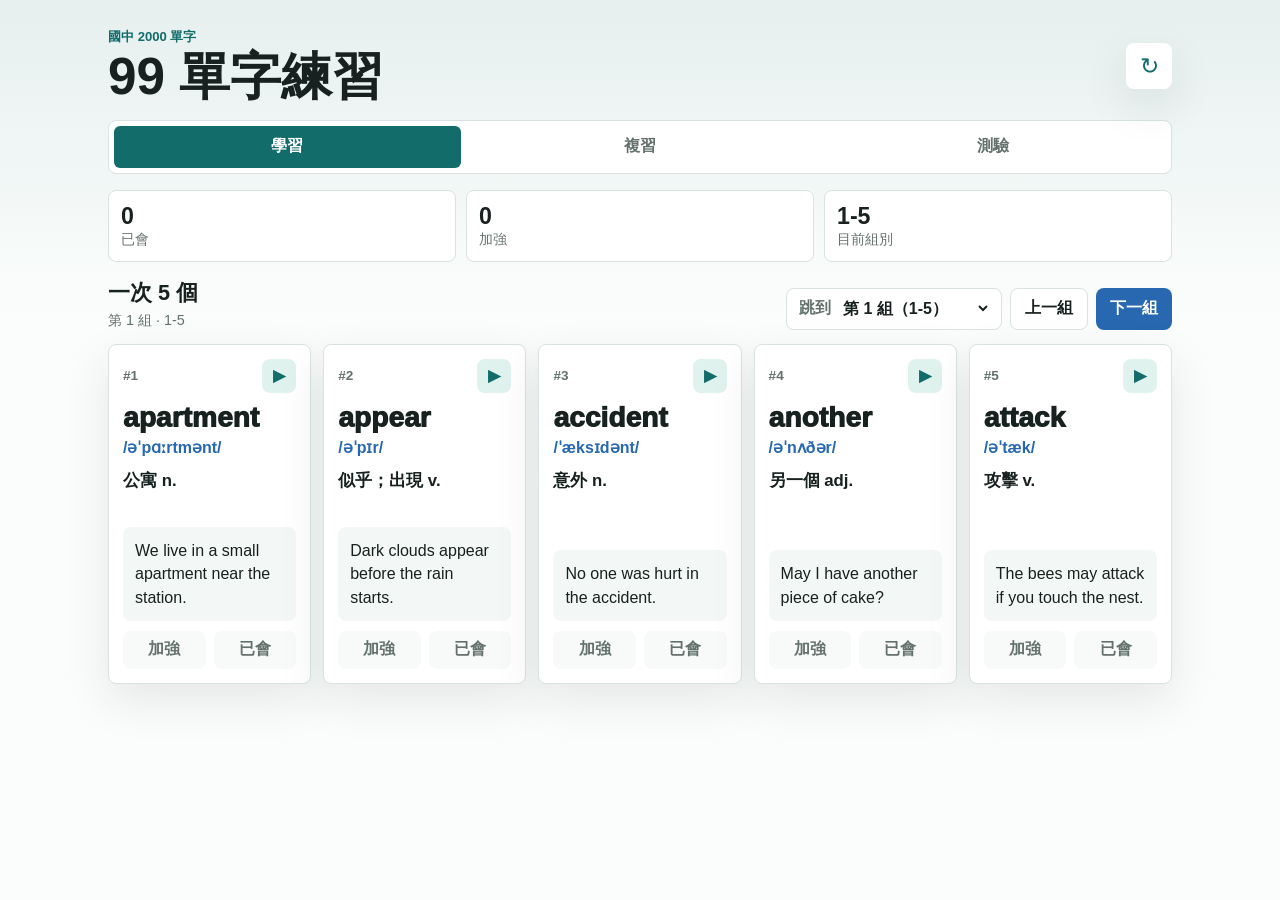
<file: index.html>
<!doctype html>
<html lang="zh-Hant">
  <head>
    <meta charset="utf-8" />
    <meta
      http-equiv="Content-Security-Policy"
      content="default-src 'self'; script-src 'self'; style-src 'self'; img-src 'self'; connect-src 'self'; object-src 'none'; base-uri 'self'; form-action 'none'"
    />
    <meta name="viewport" content="width=device-width, initial-scale=1, viewport-fit=cover" />
    <meta name="theme-color" content="#126c6a" />
    <meta name="apple-mobile-web-app-capable" content="yes" />
    <meta name="apple-mobile-web-app-title" content="99單字" />
    <meta name="apple-mobile-web-app-status-bar-style" content="default" />
    <title>國中 99 單字</title>
    <link rel="manifest" href="manifest.webmanifest" />
    <link rel="apple-touch-icon" href="assets/apple-touch-icon.png" />
    <link rel="stylesheet" href="styles.css?v=2" />
  </head>
  <body>
    <div class="app-shell">
      <header class="topbar">
        <div>
          <p class="eyebrow">國中 2000 單字</p>
          <h1>99 單字練習</h1>
        </div>
        <button class="icon-button" id="shuffleBtn" aria-label="隨機排序" title="隨機排序">↻</button>
      </header>

      <nav class="tabs" aria-label="學習模式">
        <button class="tab active" data-view="learn">學習</button>
        <button class="tab" data-view="review">複習</button>
        <button class="tab" data-view="quiz">測驗</button>
      </nav>

      <main>
        <section class="stats-grid" aria-label="學習進度">
          <div>
            <span id="learnedCount">0</span>
            <p>已會</p>
          </div>
          <div>
            <span id="hardCount">0</span>
            <p>加強</p>
          </div>
          <div>
            <span id="currentRange">1-5</span>
            <p>目前組別</p>
          </div>
        </section>

        <section class="view active" id="learnView" aria-labelledby="learnTitle">
          <div class="section-head">
            <div>
              <h2 id="learnTitle">一次 5 個</h2>
              <p id="groupLabel">第 1 組</p>
            </div>
            <div class="button-row">
              <label class="group-select-label" for="groupSelect">
                <span>跳到</span>
                <select id="groupSelect" aria-label="跳到特定組別"></select>
              </label>
              <button class="ghost-button" id="prevGroupBtn">上一組</button>
              <button class="primary-button" id="nextGroupBtn">下一組</button>
            </div>
          </div>
          <div class="word-grid" id="wordGrid"></div>
        </section>

        <section class="view" id="reviewView" aria-labelledby="reviewTitle">
          <div class="section-head">
            <div>
              <h2 id="reviewTitle">翻卡複習</h2>
              <p id="reviewQueueLabel">依照尚未熟悉與加強單字排序</p>
            </div>
            <button class="ghost-button" id="resetBtn">重設進度</button>
          </div>
          <article class="review-card" id="reviewCard">
            <button class="sound-chip" id="reviewSpeakBtn">播放單字</button>
            <div class="review-face" id="reviewFace"></div>
          </article>
          <div class="review-actions">
            <button class="danger-button" id="hardBtn">加強</button>
            <button class="ghost-button" id="flipBtn">翻面</button>
            <button class="success-button" id="knowBtn">已會</button>
          </div>
        </section>

        <section class="view" id="quizView" aria-labelledby="quizTitle">
          <div class="section-head">
            <div>
              <h2 id="quizTitle">選擇測驗</h2>
              <p id="quizProgress">第 1 題</p>
            </div>
            <button class="ghost-button" id="newQuizBtn">新題目</button>
          </div>
          <article class="quiz-panel">
            <button class="sound-chip" id="quizSpeakBtn">播放題目</button>
            <p class="quiz-word" id="quizWord"></p>
            <div class="choices" id="choices"></div>
            <p class="feedback" id="feedback" aria-live="polite"></p>
          </article>
        </section>
      </main>
    </div>

    <script src="app.js?v=2" defer></script>
  </body>
</html>
</file>
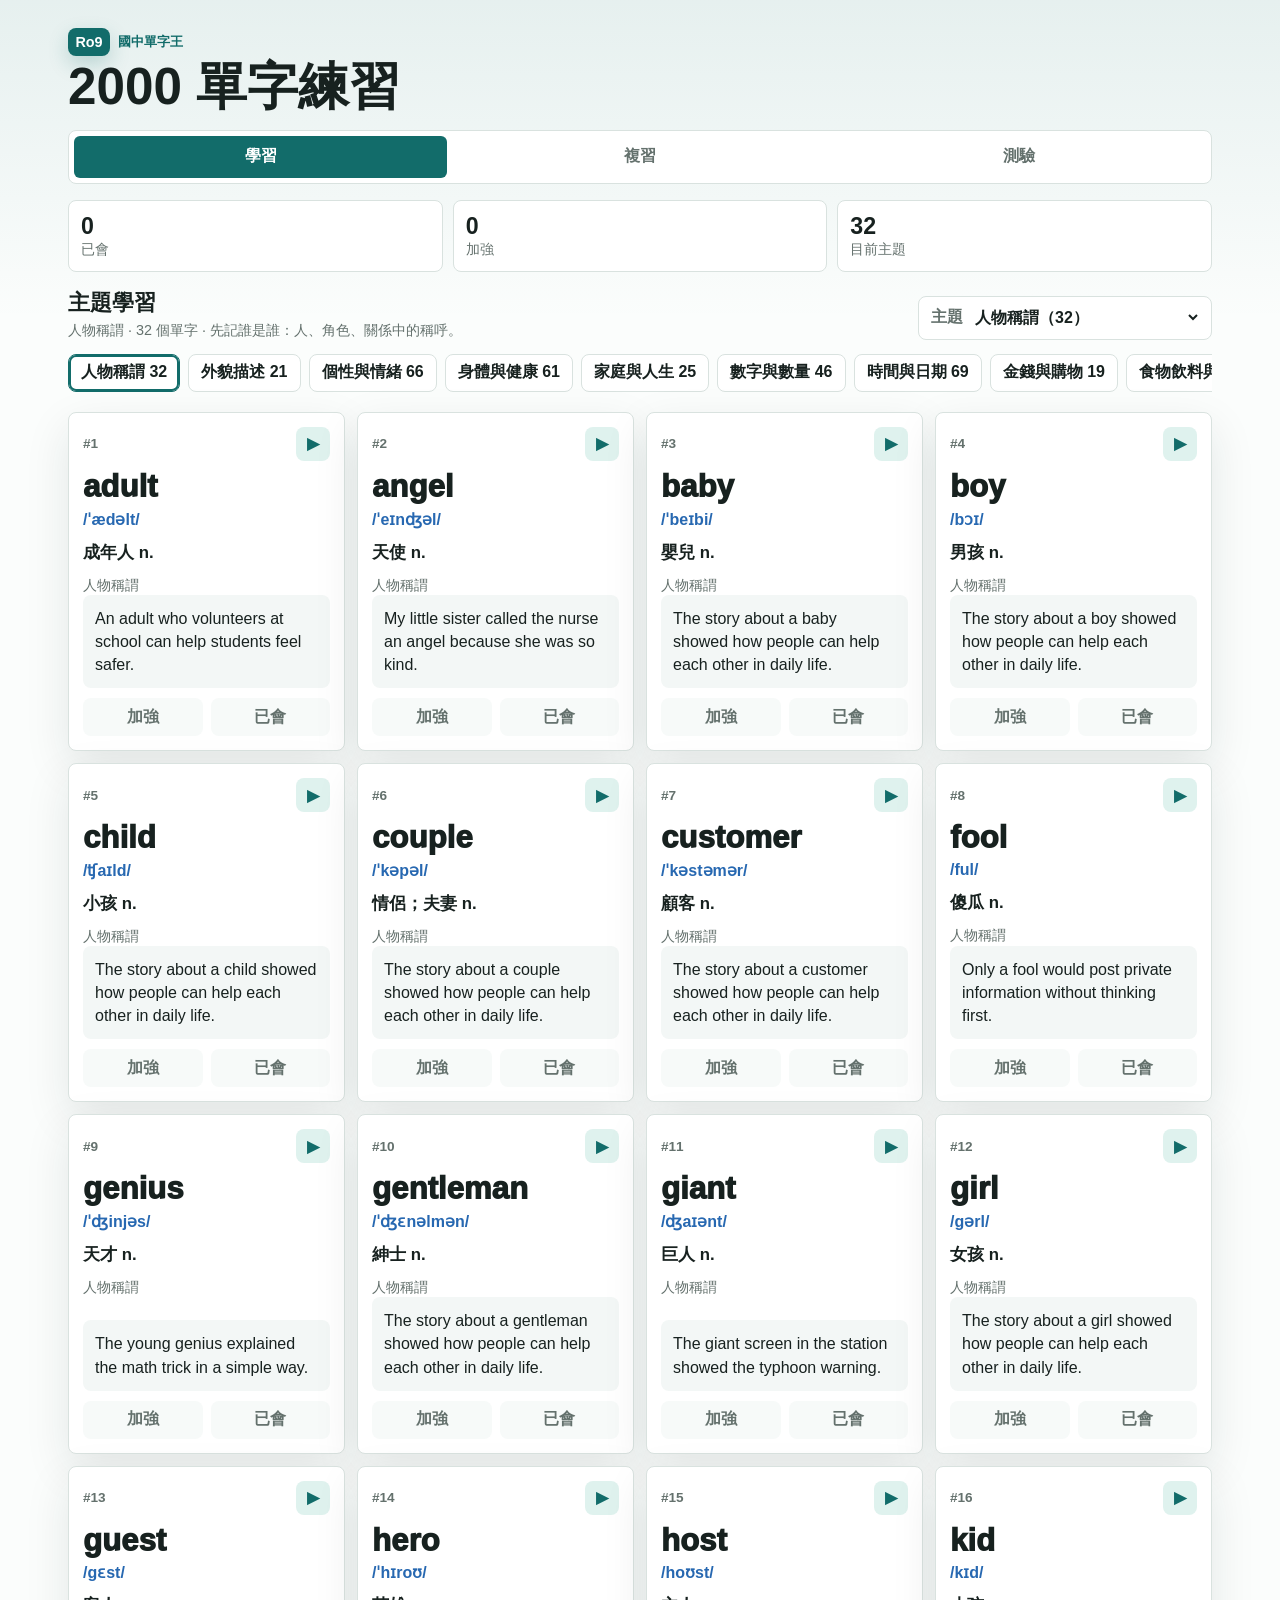
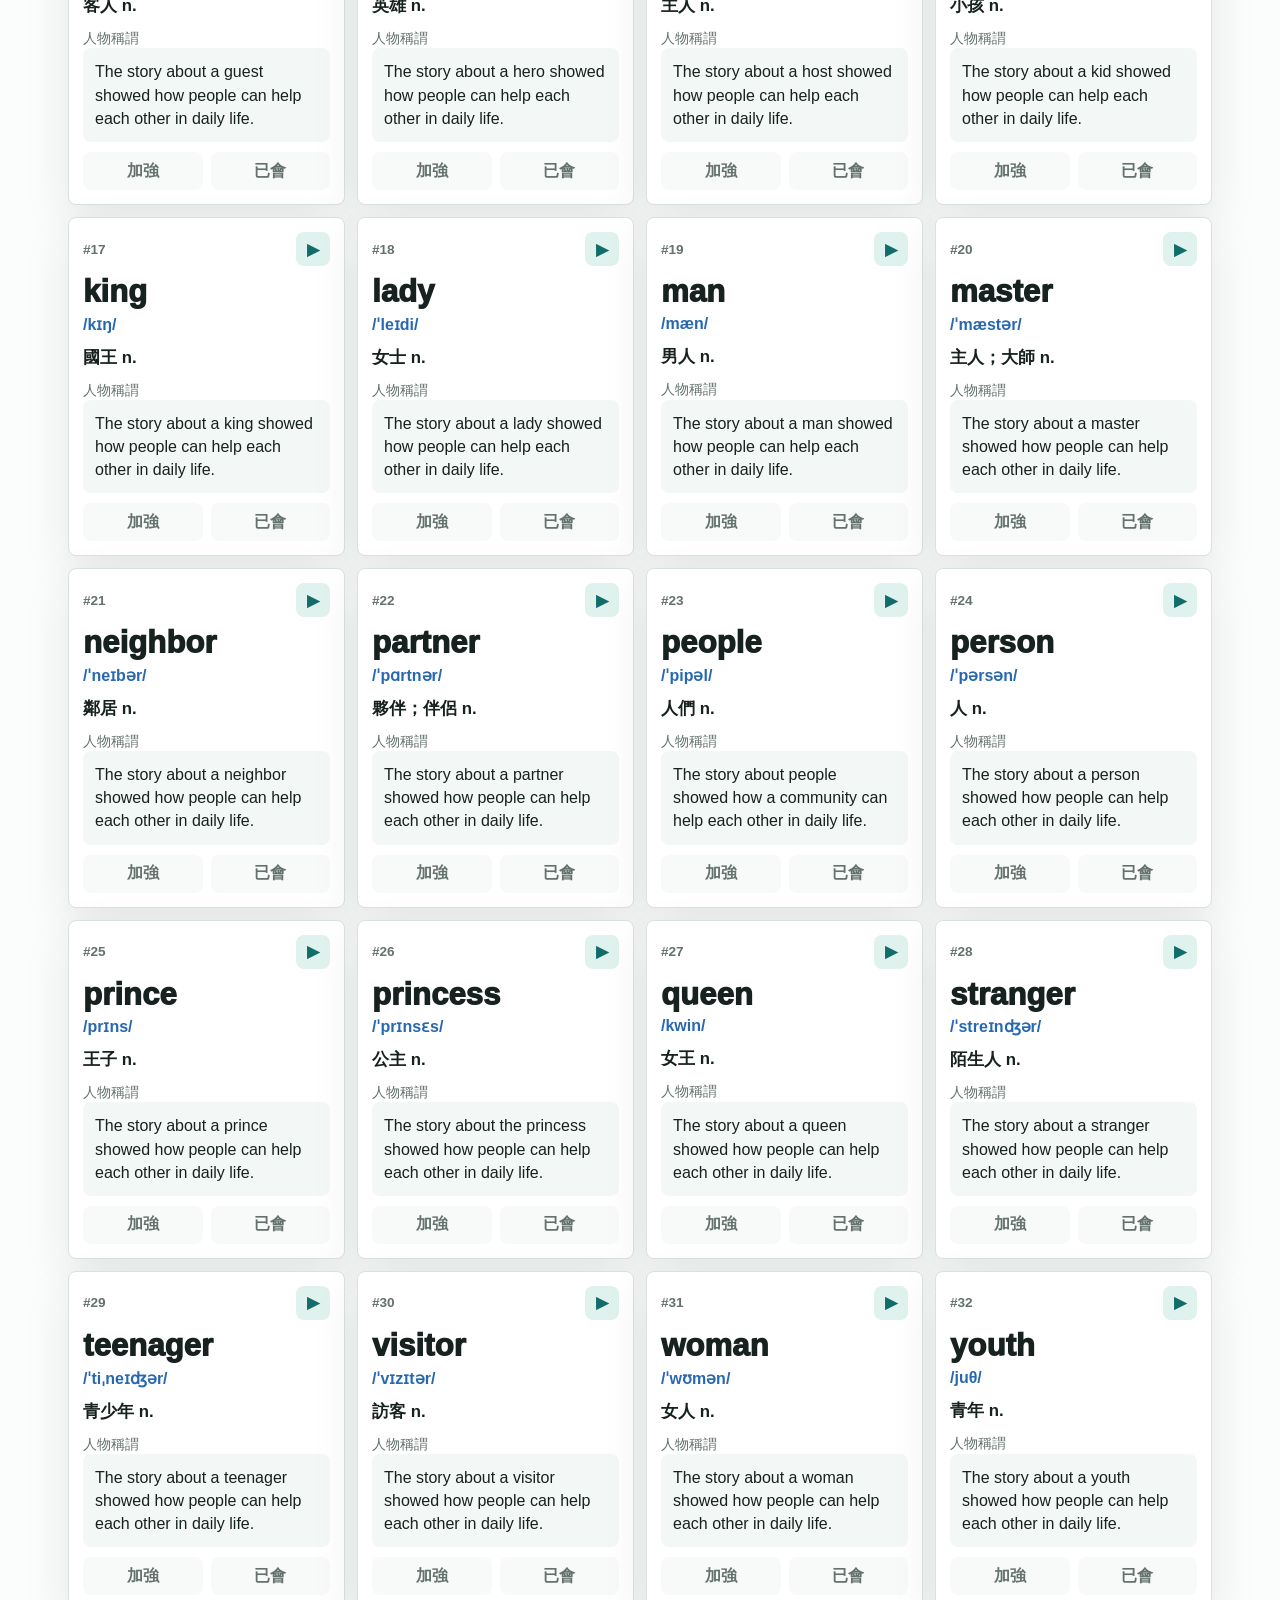
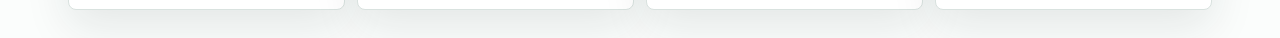
<file: 2000/index.html>
<!doctype html>
<html lang="zh-Hant">
  <head>
    <meta charset="utf-8" />
    <meta
      http-equiv="Content-Security-Policy"
      content="default-src 'self'; script-src 'self'; style-src 'self'; img-src 'self'; connect-src 'self'; object-src 'none'; base-uri 'self'; form-action 'none'"
    />
    <meta name="viewport" content="width=device-width, initial-scale=1, viewport-fit=cover" />
    <meta name="theme-color" content="#126c6a" />
    <meta name="apple-mobile-web-app-capable" content="yes" />
    <meta name="apple-mobile-web-app-title" content="2000單字" />
    <meta name="apple-mobile-web-app-status-bar-style" content="default" />
    <title>國中 2000 單字</title>
    <link rel="manifest" href="manifest.webmanifest" />
    <link rel="apple-touch-icon" href="../assets/apple-touch-icon.png" />
    <link rel="stylesheet" href="styles.css?v=4" />
  </head>
  <body>
    <div class="app-shell">
      <header class="topbar">
        <div class="brand-block">
          <p class="eyebrow"><span class="brand-mark">Ro9</span> 國中單字王</p>
          <h1>2000 單字練習</h1>
        </div>
      </header>

      <nav class="tabs" aria-label="學習模式">
        <button class="tab active" data-view="learn">學習</button>
        <button class="tab" data-view="review">複習</button>
        <button class="tab" data-view="quiz">測驗</button>
      </nav>

      <main>
        <section class="stats-grid" aria-label="學習進度">
          <div>
            <span id="learnedCount">0</span>
            <p>已會</p>
          </div>
          <div>
            <span id="hardCount">0</span>
            <p>加強</p>
          </div>
          <div>
            <span id="activeCount">0</span>
            <p>目前主題</p>
          </div>
        </section>

        <section class="view active" id="learnView" aria-labelledby="learnTitle">
          <div class="section-head">
            <div>
              <h2 id="learnTitle">主題學習</h2>
              <p id="learnSubtitle">依 30 個主題分類記憶，不限制每次字數。</p>
            </div>
            <label class="select-label" for="learnCategorySelect">
              <span>主題</span>
              <select id="learnCategorySelect"></select>
            </label>
          </div>
          <div class="topic-strip" id="learnTopicList"></div>
          <div class="word-grid" id="wordGrid" aria-live="polite"></div>
        </section>

        <section class="view" id="reviewView" aria-labelledby="reviewTitle">
          <div class="section-head">
            <div>
              <h2 id="reviewTitle">加強複習</h2>
              <p id="reviewQueueLabel">以學習階段標注加強的單字為主。</p>
            </div>
            <label class="select-label" for="reviewCategorySelect">
              <span>篩選</span>
              <select id="reviewCategorySelect"></select>
            </label>
          </div>
          <div class="topic-strip" id="reviewTopicList"></div>
          <article class="review-card">
            <button class="sound-chip" id="reviewSpeakBtn">播放</button>
            <div class="review-face" id="reviewFace"></div>
          </article>
          <div class="review-actions">
            <button class="danger-button" id="reviewKeepHardBtn">仍要加強</button>
            <button class="ghost-button" id="flipBtn">翻面</button>
            <button class="success-button" id="reviewKnowBtn">已會</button>
          </div>
        </section>

        <section class="view" id="quizView" aria-labelledby="quizTitle">
          <div class="section-head">
            <div>
              <h2 id="quizTitle">測驗</h2>
              <p id="quizProgress">從已會與加強單字隨機出題。</p>
            </div>
            <div class="quiz-controls">
              <div class="segmented" role="group" aria-label="測驗模式">
                <button class="segment active" data-quiz-mode="twenty">20 題</button>
                <button class="segment" data-quiz-mode="continuous">連續</button>
              </div>
              <button class="primary-button" id="startQuizBtn">新測驗</button>
            </div>
          </div>
          <article class="quiz-panel">
            <div class="quiz-meta">
              <button class="sound-chip" id="quizSpeakBtn">播放題目</button>
              <span id="quizScore">0 分</span>
              <span id="quizTimer">00:00</span>
            </div>
            <p class="quiz-word" id="quizWord">載入中</p>
            <div class="choices" id="choices"></div>
            <p class="feedback" id="feedback" aria-live="polite"></p>
            <div class="quiz-result hidden" id="quizResult">
              <p id="resultText"></p>
              <div class="button-row">
                <button class="primary-button" id="shareLineBtn">分享測驗結果</button>
                <button class="ghost-button" id="copyResultBtn">複製文字</button>
              </div>
            </div>
          </article>

          <section class="log-panel" aria-labelledby="logTitle">
            <div class="section-head compact">
              <div>
                <h2 id="logTitle">20 題紀錄</h2>
                <p>記錄分數與答錯單字。</p>
              </div>
              <button class="ghost-button" id="clearQuizLogBtn">清除紀錄</button>
            </div>
            <div id="quizLogList" class="log-list"></div>
          </section>

          <section class="record-panel" aria-labelledby="recordTitle">
            <div>
              <h2 id="recordTitle">學習紀錄備份</h2>
              <p>匯出已會、加強與 20 題測驗紀錄；換手機或清掉瀏覽器資料時可再匯入。</p>
            </div>
            <div class="button-row">
              <button class="primary-button" id="exportRecordsBtn">匯出學習紀錄</button>
              <button class="ghost-button" id="importRecordsBtn">匯入紀錄</button>
            </div>
            <input class="hidden" id="importRecordsInput" type="file" accept="application/json,.json" />
          </section>
        </section>
      </main>
    </div>

    <div class="modal-backdrop hidden" id="clearLogModal" role="dialog" aria-modal="true" aria-labelledby="clearLogTitle">
      <div class="modal">
        <h2 id="clearLogTitle">刪除 20 題紀錄？</h2>
        <p>刪除後無法從這台裝置復原；可以先匯出學習紀錄備份。</p>
        <div class="button-row">
          <button class="danger-button" id="confirmClearLogBtn">刪除</button>
          <button class="ghost-button" id="cancelClearLogBtn">取消</button>
        </div>
      </div>
    </div>

    <script src="app.js?v=8" defer></script>
  </body>
</html>
</file>
<file: styles.css>
:root {
  color-scheme: light;
  --ink: #17211f;
  --muted: #64716d;
  --line: #d9e2df;
  --paper: #fbfdfc;
  --panel: #ffffff;
  --teal: #126c6a;
  --teal-2: #dff2ee;
  --blue: #2768b1;
  --mint: #16846f;
  --coral: #c84f3d;
  --amber: #b87512;
  --shadow: 0 16px 45px rgba(20, 41, 38, 0.1);
}

* {
  box-sizing: border-box;
}

body {
  margin: 0;
  min-height: 100vh;
  background:
    linear-gradient(180deg, rgba(18, 108, 106, 0.09), transparent 320px),
    var(--paper);
  color: var(--ink);
  font-family: -apple-system, BlinkMacSystemFont, "Segoe UI", sans-serif;
}

button {
  border: 0;
  font: inherit;
  cursor: pointer;
  -webkit-tap-highlight-color: transparent;
}

.app-shell {
  width: min(1100px, 100%);
  margin: 0 auto;
  padding: max(18px, env(safe-area-inset-top)) 18px max(28px, env(safe-area-inset-bottom));
}

.topbar {
  display: flex;
  align-items: center;
  justify-content: space-between;
  gap: 16px;
  padding: 10px 0 16px;
}

.eyebrow {
  margin: 0 0 4px;
  color: var(--teal);
  font-size: 0.82rem;
  font-weight: 800;
}

h1,
h2,
p {
  margin-top: 0;
}

h1 {
  margin-bottom: 0;
  font-size: clamp(1.8rem, 6vw, 3.2rem);
  line-height: 1.05;
}

h2 {
  margin-bottom: 4px;
  font-size: 1.35rem;
}

.icon-button {
  flex: 0 0 auto;
  width: 46px;
  height: 46px;
  border-radius: 8px;
  background: var(--panel);
  color: var(--teal);
  box-shadow: var(--shadow);
  font-size: 1.45rem;
}

.tabs {
  display: grid;
  grid-template-columns: repeat(3, 1fr);
  gap: 6px;
  padding: 5px;
  border: 1px solid var(--line);
  border-radius: 8px;
  background: var(--panel);
}

.tab {
  min-height: 42px;
  border-radius: 6px;
  background: transparent;
  color: var(--muted);
  font-weight: 800;
}

.tab.active {
  background: var(--teal);
  color: white;
}

.stats-grid {
  display: grid;
  grid-template-columns: repeat(3, 1fr);
  gap: 10px;
  margin: 16px 0;
}

.stats-grid > div {
  border: 1px solid var(--line);
  border-radius: 8px;
  background: var(--panel);
  padding: 12px;
}

.stats-grid span {
  display: block;
  font-size: 1.45rem;
  font-weight: 900;
}

.stats-grid p,
.section-head p {
  margin-bottom: 0;
  color: var(--muted);
  font-size: 0.9rem;
}

.view {
  display: none;
}

.view.active {
  display: block;
}

.section-head {
  display: flex;
  align-items: end;
  justify-content: space-between;
  gap: 12px;
  margin: 10px 0 14px;
}

.button-row,
.review-actions {
  display: flex;
  gap: 8px;
}

.group-select-label {
  min-height: 42px;
  display: flex;
  align-items: center;
  gap: 8px;
  border: 1px solid var(--line);
  border-radius: 8px;
  background: var(--panel);
  color: var(--muted);
  padding: 0 10px 0 12px;
  font-weight: 800;
}

.group-select-label select {
  min-width: 150px;
  border: 0;
  background: transparent;
  color: var(--ink);
  font: inherit;
  font-weight: 850;
  outline: none;
}

.primary-button,
.ghost-button,
.success-button,
.danger-button,
.sound-chip {
  min-height: 42px;
  border-radius: 8px;
  padding: 0 14px;
  font-weight: 850;
}

.primary-button {
  background: var(--blue);
  color: white;
}

.ghost-button {
  border: 1px solid var(--line);
  background: var(--panel);
  color: var(--ink);
}

.success-button {
  background: var(--mint);
  color: white;
}

.danger-button {
  background: var(--coral);
  color: white;
}

.sound-chip {
  background: var(--teal-2);
  color: var(--teal);
}

.word-grid {
  display: grid;
  grid-template-columns: repeat(5, minmax(0, 1fr));
  gap: 12px;
}

.word-card,
.review-card,
.quiz-panel {
  border: 1px solid var(--line);
  border-radius: 8px;
  background: var(--panel);
  box-shadow: var(--shadow);
}

.word-card {
  min-height: 340px;
  display: flex;
  flex-direction: column;
  padding: 14px;
}

.card-top {
  display: flex;
  align-items: center;
  justify-content: space-between;
  gap: 10px;
}

.number {
  color: var(--muted);
  font-size: 0.85rem;
  font-weight: 800;
}

.mini-button {
  width: 34px;
  height: 34px;
  border-radius: 8px;
  background: var(--teal-2);
  color: var(--teal);
  font-weight: 900;
}

.word-button {
  width: 100%;
  margin: 10px 0 6px;
  padding: 0;
  background: transparent;
  color: var(--ink);
  text-align: left;
  font-size: clamp(1.35rem, 2.2vw, 1.8rem);
  font-weight: 950;
  line-height: 1.05;
  overflow-wrap: break-word;
}

.ipa {
  margin-bottom: 12px;
  color: var(--blue);
  font-weight: 750;
}

.meaning {
  margin-bottom: 12px;
  color: var(--ink);
  font-size: 1.05rem;
  font-weight: 850;
}

.sentence-button {
  margin-top: auto;
  padding: 12px;
  border-radius: 8px;
  background: #f3f7f6;
  color: var(--ink);
  text-align: left;
  line-height: 1.45;
}

.card-actions {
  display: grid;
  grid-template-columns: 1fr 1fr;
  gap: 8px;
  margin-top: 10px;
}

.card-actions button {
  min-height: 38px;
  border-radius: 8px;
  background: #f7faf9;
  color: var(--muted);
  font-weight: 800;
}

.card-actions button.active {
  background: var(--teal);
  color: white;
}

.review-card {
  min-height: 330px;
  padding: 18px;
}

.review-face {
  min-height: 238px;
  display: grid;
  place-items: center;
  text-align: center;
}

.review-word {
  font-size: clamp(2.3rem, 12vw, 5.6rem);
  font-weight: 950;
  line-height: 1;
  overflow-wrap: anywhere;
}

.review-detail {
  max-width: 620px;
}

.review-detail .meaning {
  font-size: 1.6rem;
}

.review-actions {
  justify-content: center;
  margin-top: 12px;
}

.quiz-panel {
  padding: 18px;
}

.quiz-word {
  margin: 16px 0;
  font-size: clamp(2rem, 10vw, 4.5rem);
  font-weight: 950;
  line-height: 1;
}

.choices {
  display: grid;
  grid-template-columns: repeat(2, 1fr);
  gap: 10px;
}

.choice {
  min-height: 62px;
  border: 1px solid var(--line);
  border-radius: 8px;
  background: #f8fbfa;
  color: var(--ink);
  padding: 10px;
  text-align: left;
  font-weight: 800;
}

.choice.correct {
  border-color: var(--mint);
  background: #e3f4ef;
}

.choice.wrong {
  border-color: var(--coral);
  background: #fde9e5;
}

.feedback {
  min-height: 24px;
  margin: 12px 0 0;
  color: var(--amber);
  font-weight: 850;
}

@media (max-width: 900px) {
  .word-grid {
    grid-template-columns: repeat(2, minmax(0, 1fr));
  }
}

@media (max-width: 620px) {
  .app-shell {
    padding-left: 12px;
    padding-right: 12px;
  }

  .section-head {
    align-items: stretch;
    flex-direction: column;
  }

  .button-row,
  .review-actions {
    display: grid;
    grid-template-columns: 1fr 1fr;
  }

  .group-select-label {
    grid-column: 1 / -1;
    justify-content: space-between;
  }

  .group-select-label select {
    min-width: 0;
    width: 100%;
    text-align: right;
  }

  .review-actions {
    grid-template-columns: 1fr 1fr 1fr;
  }

  .word-grid,
  .choices {
    grid-template-columns: 1fr;
  }

  .word-card {
    min-height: 280px;
  }

  .word-button {
    font-size: clamp(1.7rem, 9vw, 2.45rem);
  }
}
</file>
<file: 2000/styles.css>
:root {
  color-scheme: light;
  --ink: #17211f;
  --muted: #64716d;
  --line: #d9e2df;
  --paper: #fbfdfc;
  --panel: #ffffff;
  --teal: #126c6a;
  --teal-2: #dff2ee;
  --blue: #2768b1;
  --mint: #16846f;
  --coral: #c84f3d;
  --amber: #b87512;
  --yellow: #b58900;
  --gray-light: #e7e7e7;
  --gray-mid: #8d9491;
  --gray-dark: #4f5553;
  --shadow: 0 16px 45px rgba(20, 41, 38, 0.1);
}

* {
  box-sizing: border-box;
}

body {
  margin: 0;
  min-height: 100vh;
  background: linear-gradient(180deg, rgba(18, 108, 106, 0.09), transparent 320px), var(--paper);
  color: var(--ink);
  font-family: -apple-system, BlinkMacSystemFont, "Segoe UI", sans-serif;
}

button,
select {
  font: inherit;
}

button {
  border: 0;
  cursor: pointer;
  -webkit-tap-highlight-color: transparent;
}

.app-shell {
  width: min(1180px, 100%);
  margin: 0 auto;
  padding: max(18px, env(safe-area-inset-top)) 18px max(28px, env(safe-area-inset-bottom));
}

.topbar,
.section-head,
.quiz-meta {
  display: flex;
  align-items: center;
  justify-content: space-between;
  gap: 14px;
}

.topbar {
  padding: 10px 0 16px;
}

.brand-block {
  min-width: 0;
}

.eyebrow {
  display: flex;
  align-items: center;
  gap: 8px;
  margin: 0 0 4px;
  color: var(--teal);
  font-size: 0.82rem;
  font-weight: 800;
}

.brand-mark {
  display: inline-grid;
  place-items: center;
  min-width: 42px;
  min-height: 28px;
  border-radius: 8px;
  background: var(--teal);
  color: white;
  font-size: 0.9rem;
  letter-spacing: 0;
  box-shadow: 0 8px 20px rgba(18, 108, 106, 0.22);
}

h1,
h2,
p {
  margin-top: 0;
}

h1 {
  margin-bottom: 0;
  font-size: clamp(1.8rem, 6vw, 3.2rem);
  line-height: 1.05;
}

h2 {
  margin-bottom: 4px;
  font-size: 1.35rem;
}

.primary-button,
.ghost-button,
.success-button,
.danger-button,
.sound-chip,
.segment {
  min-height: 42px;
  border-radius: 8px;
  padding: 0 14px;
  font-weight: 850;
}

.tabs {
  display: grid;
  grid-template-columns: repeat(3, 1fr);
  gap: 6px;
  padding: 5px;
  border: 1px solid var(--line);
  border-radius: 8px;
  background: var(--panel);
}

.tab {
  min-height: 42px;
  border-radius: 6px;
  background: transparent;
  color: var(--muted);
  font-weight: 800;
}

.tab.active,
.segment.active {
  background: var(--teal);
  color: white;
}

.topic-button.active {
  border-color: var(--teal);
  box-shadow: inset 0 0 0 2px var(--teal);
}

.stats-grid {
  display: grid;
  grid-template-columns: repeat(3, 1fr);
  gap: 10px;
  margin: 16px 0;
}

.stats-grid > div,
.word-card,
.review-card,
.quiz-panel,
.log-panel {
  border: 1px solid var(--line);
  border-radius: 8px;
  background: var(--panel);
  box-shadow: var(--shadow);
}

.stats-grid > div {
  padding: 12px;
  box-shadow: none;
}

.stats-grid span {
  display: block;
  font-size: 1.45rem;
  font-weight: 900;
}

.stats-grid p,
.section-head p,
.meta {
  margin-bottom: 0;
  color: var(--muted);
  font-size: 0.9rem;
}

.view {
  display: none;
}

.view.active {
  display: block;
}

.section-head {
  align-items: end;
  margin: 10px 0 14px;
}

.section-head.compact {
  margin: 0 0 12px;
}

.select-label {
  min-height: 44px;
  display: flex;
  align-items: center;
  gap: 8px;
  border: 1px solid var(--line);
  border-radius: 8px;
  background: var(--panel);
  color: var(--muted);
  padding: 0 10px 0 12px;
  font-weight: 800;
}

.select-label select {
  min-width: 230px;
  border: 0;
  background: transparent;
  color: var(--ink);
  font-weight: 850;
  outline: none;
}

.select-label select.progress-complete,
.select-label option.progress-complete {
  color: var(--coral);
}

.select-label select.progress-half,
.select-label option.progress-half {
  color: #d06b18;
}

.select-label select.progress-started,
.select-label option.progress-started {
  color: var(--yellow);
}

.topic-strip {
  display: flex;
  gap: 8px;
  margin: 0 0 14px;
  overflow-x: auto;
  padding-bottom: 6px;
}

.topic-button {
  flex: 0 0 auto;
  min-height: 38px;
  border-radius: 8px;
  border: 1px solid var(--line);
  background: var(--panel);
  color: var(--ink);
  padding: 0 12px;
  font-weight: 800;
}

.topic-button.progress-started {
  background: var(--gray-light);
}

.topic-button.progress-half {
  border-color: var(--gray-mid);
  background: var(--gray-mid);
  color: white;
}

.topic-button.progress-complete {
  border-color: var(--gray-dark);
  background: var(--gray-dark);
  color: white;
}

.word-grid {
  display: grid;
  grid-template-columns: repeat(auto-fill, minmax(220px, 1fr));
  gap: 12px;
}

.word-card {
  min-height: 300px;
  display: flex;
  flex-direction: column;
  padding: 14px;
}

.card-top,
.card-actions,
.button-row,
.review-actions,
.quiz-controls,
.segmented {
  display: flex;
  gap: 8px;
}

.card-top {
  align-items: center;
  justify-content: space-between;
}

.number {
  color: var(--muted);
  font-size: 0.85rem;
  font-weight: 800;
}

.mini-button {
  width: 34px;
  height: 34px;
  border-radius: 8px;
  background: var(--teal-2);
  color: var(--teal);
  font-weight: 900;
}

.word-button {
  width: 100%;
  margin: 10px 0 6px;
  padding: 0;
  background: transparent;
  color: var(--ink);
  text-align: left;
  font-size: clamp(1.35rem, 2.5vw, 1.95rem);
  font-weight: 950;
  line-height: 1.05;
  overflow-wrap: break-word;
}

.ipa {
  margin-bottom: 12px;
  color: var(--blue);
  font-weight: 750;
}

.meaning {
  margin-bottom: 12px;
  color: var(--ink);
  font-size: 1.05rem;
  font-weight: 850;
}

.sentence-button {
  margin-top: auto;
  padding: 12px;
  border-radius: 8px;
  background: #f3f7f6;
  color: var(--ink);
  text-align: left;
  line-height: 1.45;
}

.card-actions {
  display: grid;
  grid-template-columns: 1fr 1fr;
  margin-top: 10px;
}

.card-actions button {
  min-height: 38px;
  border-radius: 8px;
  background: #f7faf9;
  color: var(--muted);
  font-weight: 800;
}

.card-actions button.active {
  background: var(--teal);
  color: white;
}

.primary-button {
  background: var(--blue);
  color: white;
}

.ghost-button {
  border: 1px solid var(--line);
  background: var(--panel);
  color: var(--ink);
}

.success-button {
  background: var(--mint);
  color: white;
}

.danger-button {
  background: var(--coral);
  color: white;
}

.sound-chip {
  background: var(--teal-2);
  color: var(--teal);
}

.review-card,
.quiz-panel,
.log-panel,
.record-panel {
  padding: 18px;
}

.review-card {
  min-height: 330px;
}

.review-face {
  min-height: 238px;
  display: grid;
  place-items: center;
  text-align: center;
}

.review-word {
  font-size: clamp(2.3rem, 12vw, 5.6rem);
  font-weight: 950;
  line-height: 1;
  overflow-wrap: anywhere;
}

.review-answer-word {
  text-align: center;
  font-size: clamp(2rem, 9vw, 4.4rem);
}

.review-detail {
  max-width: 680px;
}

.review-detail .meaning {
  font-size: 1.55rem;
}

.review-actions {
  justify-content: center;
  margin-top: 12px;
}

.segmented {
  padding: 4px;
  border: 1px solid var(--line);
  border-radius: 8px;
  background: var(--panel);
}

.segment {
  min-height: 36px;
  background: transparent;
  color: var(--muted);
}

.quiz-word {
  margin: 16px 0;
  font-size: clamp(2rem, 10vw, 4.5rem);
  font-weight: 950;
  line-height: 1;
}

.choices {
  display: grid;
  grid-template-columns: repeat(2, 1fr);
  gap: 10px;
}

.choice {
  min-height: 62px;
  border: 1px solid var(--line);
  border-radius: 8px;
  background: #f8fbfa;
  color: var(--ink);
  padding: 10px;
  text-align: left;
  font-weight: 800;
}

.choice.correct {
  border-color: var(--mint);
  background: #e3f4ef;
}

.choice.wrong {
  border-color: var(--coral);
  background: #fde9e5;
}

.feedback {
  min-height: 24px;
  margin: 12px 0 0;
  color: var(--amber);
  font-weight: 850;
}

.quiz-result {
  margin-top: 14px;
  padding-top: 14px;
  border-top: 1px solid var(--line);
}

.log-panel {
  margin-top: 16px;
}

.record-panel {
  margin-top: 16px;
  border: 1px solid var(--line);
  border-radius: 8px;
  background: var(--panel);
  box-shadow: var(--shadow);
}

.record-panel p {
  margin-bottom: 14px;
  color: var(--muted);
}

.log-list {
  display: grid;
  gap: 10px;
}

.log-item {
  border: 1px solid var(--line);
  border-radius: 8px;
  padding: 12px;
  background: #f8fbfa;
}

.hidden {
  display: none;
}

.modal-backdrop {
  position: fixed;
  inset: 0;
  z-index: 20;
  display: grid;
  place-items: center;
  padding: 18px;
  background: rgba(23, 33, 31, 0.46);
}

.modal-backdrop.hidden {
  display: none;
}

.modal {
  width: min(420px, 100%);
  border: 1px solid var(--line);
  border-radius: 8px;
  background: var(--panel);
  padding: 18px;
  box-shadow: var(--shadow);
}

.modal p {
  color: var(--muted);
}

@media (max-width: 760px) {
  .app-shell {
    padding-left: 12px;
    padding-right: 12px;
  }

  .topbar,
  .section-head,
  .quiz-controls {
    align-items: stretch;
    flex-direction: column;
  }

  .select-label,
  .select-label select {
    width: 100%;
    min-width: 0;
  }

  .stats-grid {
    grid-template-columns: repeat(3, minmax(0, 1fr));
    gap: 6px;
  }

  .stats-grid > div {
    padding: 10px 6px;
  }

  .stats-grid span {
    font-size: 1.2rem;
  }

  .stats-grid p {
    font-size: 0.78rem;
  }

  .choices {
    grid-template-columns: 1fr;
  }

  .review-actions,
  .button-row {
    display: grid;
    grid-template-columns: 1fr;
  }
}
</file>
